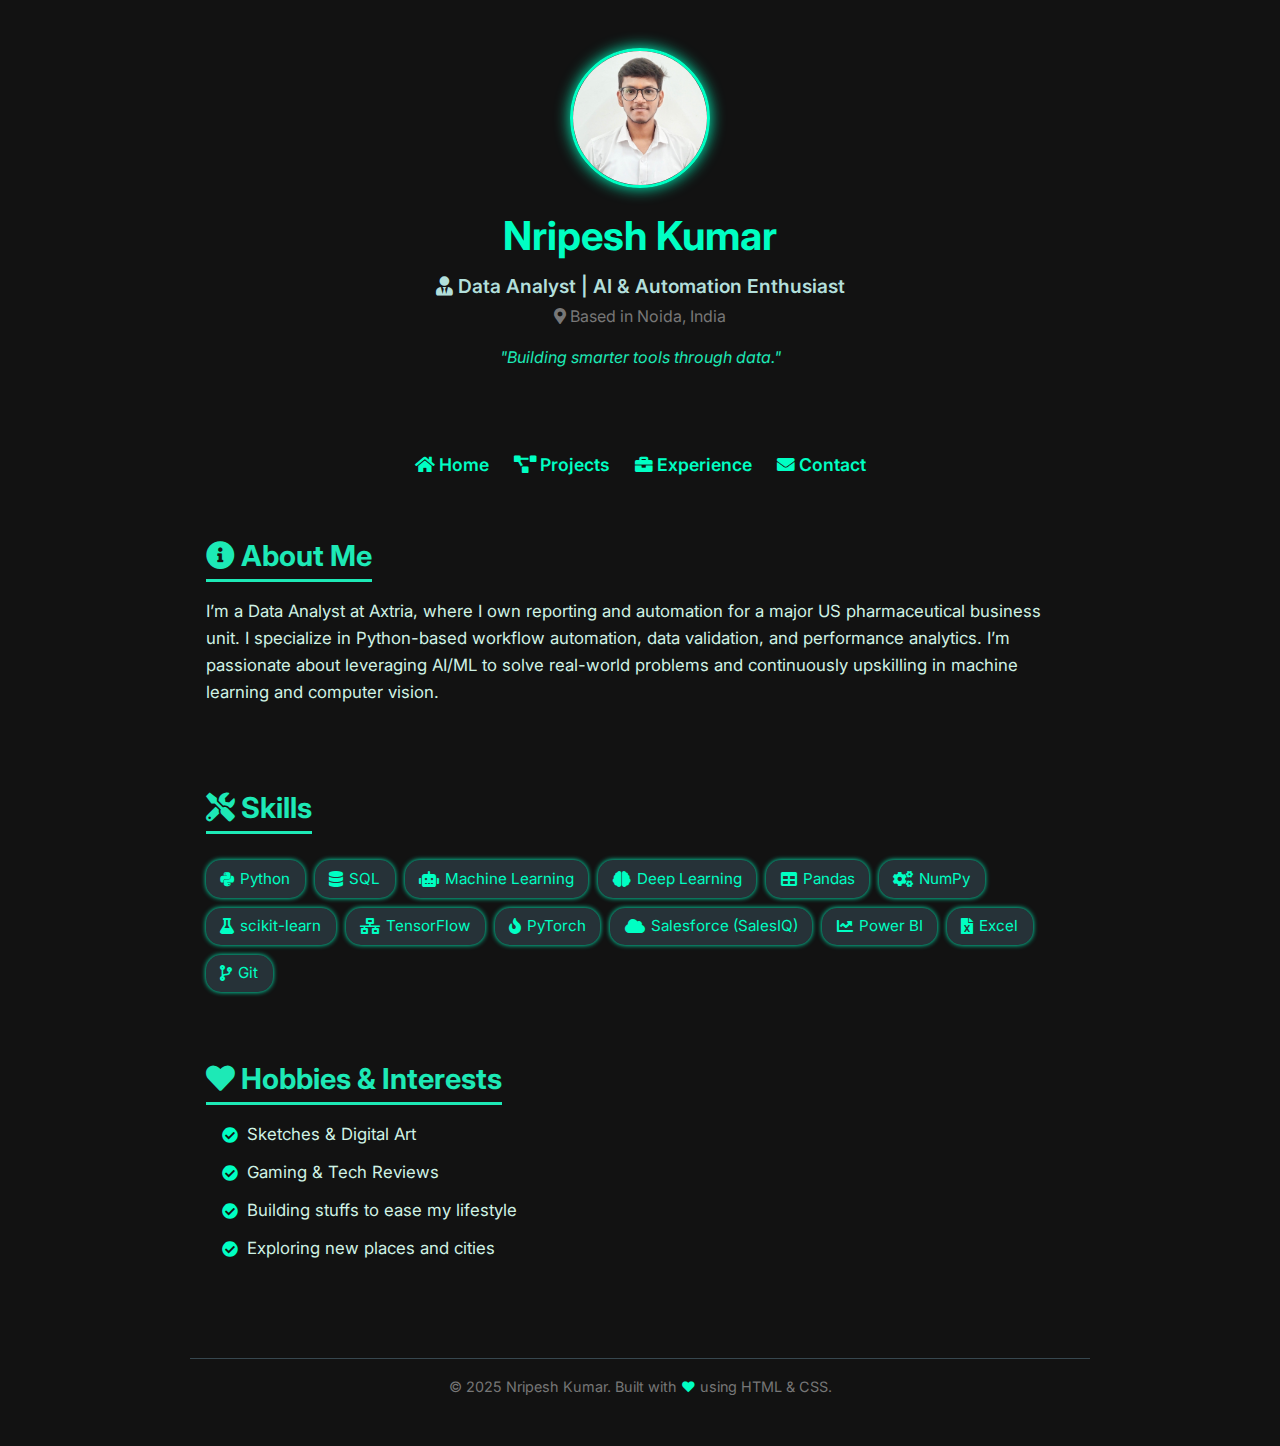
<file: index.html>
<!DOCTYPE html>
<html lang="en">
<head>
  <meta charset="UTF-8" />
  <meta name="viewport" content="width=device-width, initial-scale=1" />
  <title>Nripesh Kumar | Home</title>
  <!-- Google Fonts -->
  <link href="https://fonts.googleapis.com/css2?family=Inter:wght@400;600;700&display=swap" rel="stylesheet" />
  <!-- FontAwesome CDN for icons -->
  <link
    href="https://cdnjs.cloudflare.com/ajax/libs/font-awesome/5.15.4/css/all.min.css"
    rel="stylesheet"
  />
  <style>
    * {
      box-sizing: border-box;
      margin: 0;
      padding: 0;
    }
    body {
      font-family: 'Inter', sans-serif;
      background-color: #121212;
      color: #f5f5f5;
      line-height: 1.6;
      padding: 1rem;
    }
    a {
      color: #00ffc3;
      text-decoration: none;
      transition: color 0.3s;
    }
    a:hover {
      color: #1de9b6;
    }
    header, section, footer {
      max-width: 900px;
      margin: auto;
      padding: 2rem 1rem;
    }
    .hero {
      display: flex;
      flex-direction: column;
      align-items: center;
      text-align: center;
      animation: fadeIn 1s ease-in-out;
    }
    .hero img {
      border-radius: 50%;
      width: 140px;
      height: 140px;
      object-fit: cover;
      margin-bottom: 1rem;
      border: 3px solid #00ffc3;
      box-shadow: 0 0 15px #00ffc3;
    }
    .hero h1 {
      font-size: 2.5rem;
      color: #00ffc3;
      margin-bottom: 0.2rem;
    }
    .hero p.subtitle {
      font-size: 1.2rem;
      color: #b2dfdb;
      margin-bottom: 0.1rem;
      font-weight: 600;
    }
    .hero p.location {
      font-size: 1rem;
      color: #777;
      margin-bottom: 1rem;
    }
    .hero p.tagline {
      font-style: italic;
      color: #1de9b6;
      margin-bottom: 2rem;
    }
    .section-title {
      font-size: 1.8rem;
      margin-bottom: 1rem;
      color: #1de9b6;
      border-bottom: 3px solid #1de9b6;
      display: inline-block;
      font-weight: 700;
    }
    section p, section ul {
      font-size: 1.05rem;
      margin-bottom: 1rem;
      color: #d0f2e5;
    }
    ul {
      list-style: none;
      padding-left: 1rem;
    }
    ul li {
      margin-bottom: 0.7rem;
      position: relative;
      padding-left: 25px;
    }
    ul li::before {
      content: "\f058"; /* FontAwesome check-circle */
      font-family: "Font Awesome 5 Free";
      font-weight: 900;
      position: absolute;
      left: 0;
      top: 2px;
      color: #00ffc3;
      font-size: 1rem;
    }
    .skills-list {
      display: flex;
      flex-wrap: wrap;
      gap: 10px;
      margin-top: 10px;
    }
    .skill-item {
      background: #263238;
      padding: 0.4rem 0.9rem;
      border-radius: 15px;
      font-size: 0.95rem;
      display: flex;
      align-items: center;
      gap: 6px;
      color: #00ffc3;
      box-shadow: 0 0 5px #00ffc3;
      transition: background 0.3s;
      cursor: default;
    }
    .skill-item:hover {
      background: #00ffc3;
      color: #121212;
    }
    .skill-item i {
      font-size: 1rem;
    }
    nav {
      max-width: 900px;
      margin: 1rem auto;
      display: flex;
      justify-content: center;
      gap: 25px;
    }
    nav a {
      color: #00ffc3;
      font-weight: 600;
      font-size: 1.1rem;
      border-bottom: 2px solid transparent;
      padding-bottom: 4px;
      transition: border-color 0.3s;
    }
    nav a:hover {
      border-color: #1de9b6;
    }
    footer {
      text-align: center;
      font-size: 0.9rem;
      margin-top: 3rem;
      border-top: 1px solid #37474f;
      padding-top: 1rem;
      color: #777;
    }
    @keyframes fadeIn {
      from {
        opacity: 0;
        transform: translateY(20px);
      }
      to {
        opacity: 1;
        transform: translateY(0);
      }
    }
  </style>
</head>
<body>

  <header class="hero">
    <img src="assets/nripesh-kumar.jpg" alt="Nripesh Kumar" />
    <h1>Nripesh Kumar</h1>
    <p class="subtitle"><i class="fas fa-user-tie"></i> Data Analyst | AI & Automation Enthusiast</p>
    <p class="location"><i class="fas fa-map-marker-alt"></i> Based in Noida, India</p>
    <p class="tagline">"Building smarter tools through data."</p>
  </header>

  <nav>
    <a href="index.html" aria-current="page"><i class="fas fa-home"></i> Home</a>
    <a href="projects.html"><i class="fas fa-project-diagram"></i> Projects</a>
    <a href="experience.html"><i class="fas fa-briefcase"></i> Experience</a>
    <a href="contact.html"><i class="fas fa-envelope"></i> Contact</a>

  </nav>

  <section>
    <h2 class="section-title"><i class="fas fa-info-circle"></i> About Me</h2>
    <p>I’m a Data Analyst at Axtria, where I own reporting and automation for a major US pharmaceutical business unit. I specialize in Python-based workflow automation, data validation, and performance analytics. I’m passionate about leveraging AI/ML to solve real-world problems and continuously upskilling in machine learning and computer vision.</p>
  </section>

  <section>
    <h2 class="section-title"><i class="fas fa-tools"></i> Skills</h2>
    <div class="skills-list">
      <div class="skill-item"><i class="fab fa-python"></i> Python</div>
      <div class="skill-item"><i class="fas fa-database"></i> SQL</div>
      <div class="skill-item"><i class="fas fa-robot"></i> Machine Learning</div>
      <div class="skill-item"><i class="fas fa-brain"></i> Deep Learning</div>
      <div class="skill-item"><i class="fas fa-table"></i> Pandas</div>
      <div class="skill-item"><i class="fas fa-cogs"></i> NumPy</div>
      <div class="skill-item"><i class="fas fa-flask"></i> scikit-learn</div>
      <div class="skill-item"><i class="fas fa-network-wired"></i> TensorFlow</div>
      <div class="skill-item"><i class="fas fa-fire"></i> PyTorch</div>
      <div class="skill-item"><i class="fas fa-cloud"></i> Salesforce (SalesIQ)</div>
      <div class="skill-item"><i class="fas fa-chart-line"></i> Power BI</div>
      <div class="skill-item"><i class="fas fa-file-excel"></i> Excel</div>
      <div class="skill-item"><i class="fas fa-code-branch"></i> Git</div>
    </div>
  </section>

  <section>
    <h2 class="section-title"><i class="fas fa-heart"></i> Hobbies & Interests</h2>
    <ul>
      <li>Sketches & Digital Art</li>
      <li>Gaming & Tech Reviews</li>
      <li>Building stuffs to ease my lifestyle</li>
      <li>Exploring new places and cities</li>
    </ul>
  </section>

  <footer>
    &copy; 2025 Nripesh Kumar. Built with <span style="color:#00ffc3;">&#9829;</span> using HTML &amp; CSS.
  </footer>
  
</body>
</html>
</file>
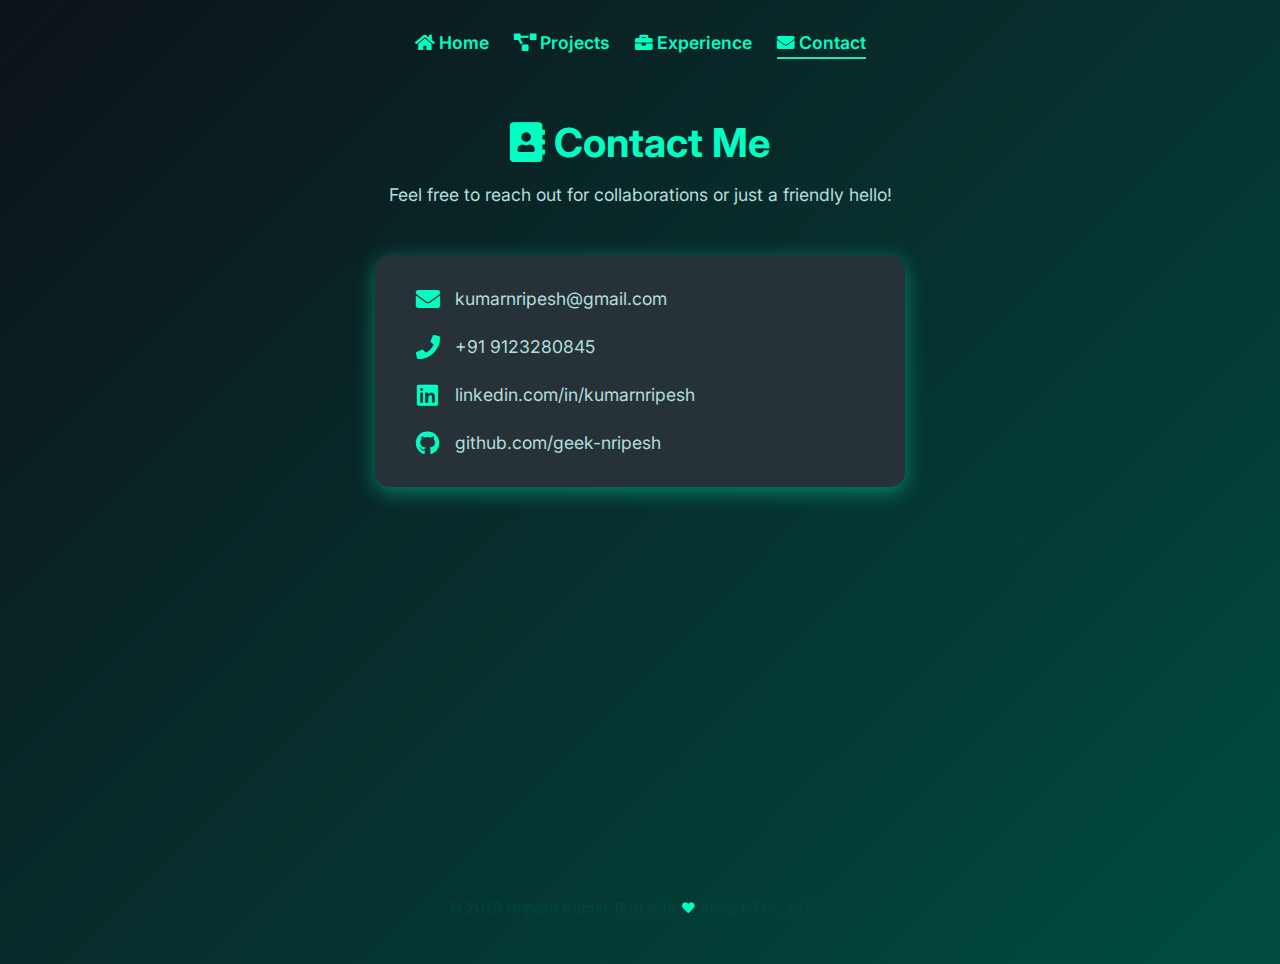
<file: contact.html>
<!DOCTYPE html>
<html lang="en">
<head>
  <meta charset="UTF-8" />
  <meta name="viewport" content="width=device-width, initial-scale=1" />
  <title>Nripesh Kumar | Contact</title>
  <!-- Google Fonts -->
  <link href="https://fonts.googleapis.com/css2?family=Inter:wght@400;600;700&display=swap" rel="stylesheet" />
  <!-- FontAwesome CDN -->
  <link
    href="https://cdnjs.cloudflare.com/ajax/libs/font-awesome/5.15.4/css/all.min.css"
    rel="stylesheet"
  />
  <style>
    body {
      background: linear-gradient(135deg, #0d121a, #004d40);
      color: #e0f7fa;
      font-family: 'Inter', sans-serif;
      margin: 0;
      padding: 2rem 1rem;
      display: flex;
      flex-direction: column;
      min-height: 100vh;
      align-items: center;
      justify-content: center;
    }
    nav {
      width: 100%;
      max-width: 900px;
      margin-bottom: 2rem;
      display: flex;
      justify-content: center;
      gap: 25px;
    }
    nav a {
      color: #00ffc3;
      font-weight: 600;
      font-size: 1.1rem;
      border-bottom: 2px solid transparent;
      padding-bottom: 4px;
      text-decoration: none;
      transition: border-color 0.3s;
    }
    nav a:hover {
      border-color: #1de9b6;
    }
    nav a[aria-current="page"] {
      border-color: #1de9b6;
    }
    header {
      text-align: center;
      margin-bottom: 2rem;
    }
    header h1 {
      font-size: 2.5rem;
      font-weight: 700;
      color: #00ffc3;
      margin-bottom: 0.2rem;
    }
    header p {
      font-size: 1.1rem;
      color: #b2dfdb;
    }
    .contact-card {
      background: #263238;
      padding: 2rem 2.5rem;
      border-radius: 15px;
      box-shadow: 0 5px 20px rgba(0, 255, 195, 0.4);
      max-width: 450px;
      width: 100%;
      display: flex;
      flex-direction: column;
      gap: 1.5rem;
    }
    .contact-item {
      display: flex;
      align-items: center;
      gap: 15px;
      font-size: 1.1rem;
      color: #80cbc4;
    }
    .contact-item i {
      font-size: 1.5rem;
      color: #00ffc3;
      min-width: 25px;
      text-align: center;
    }
    .contact-link {
      color: #b2dfdb;
      text-decoration: none;
      word-break: break-all;
    }
    .contact-link:hover {
      color: #1de9b6;
      text-decoration: underline;
    }
    footer {
      margin-top: auto;
      text-align: center;
      color: #004d40aa;
      font-size: 0.9rem;
      padding: 1rem;
    }
  </style>
</head>
<body>

  <nav>
    <a href="index.html"><i class="fas fa-home"></i> Home</a>
    <a href="projects.html"><i class="fas fa-project-diagram"></i> Projects</a>
    <a href="experience.html"><i class="fas fa-briefcase"></i> Experience</a>
    <a href="contact.html" aria-current="page"><i class="fas fa-envelope"></i> Contact</a>
  </nav>

  <header>
    <h1><i class="fas fa-address-book"></i> Contact Me</h1>
    <p>Feel free to reach out for collaborations or just a friendly hello!</p>
  </header>

  <section class="contact-card">
    <div class="contact-item">
      <i class="fas fa-envelope"></i>
      <a class="contact-link" href="mailto:kumarnripesh@gmail.com">kumarnripesh@gmail.com</a>
    </div>
    <div class="contact-item">
      <i class="fas fa-phone"></i>
      <a class="contact-link" href="tel:+91 9123280845">+91 9123280845</a>
    </div>
    <div class="contact-item">
      <i class="fab fa-linkedin"></i>
      <a
        class="contact-link"
        href="https://www.linkedin.com/in/kumarnripesh/"
        target="_blank"
        rel="noopener noreferrer"
        >linkedin.com/in/kumarnripesh</a
      >
    </div>
    <div class="contact-item">
      <i class="fab fa-github"></i>
      <a
        class="contact-link"
        href="https://github.com/geek-nripesh"
        target="_blank"
        rel="noopener noreferrer"
        >github.com/geek-nripesh</a
      >
    </div>
  </section>

  <footer>
    &copy; 2025 Nripesh Kumar. Built with <span style="color:#00ffc3;">&#9829;</span> using HTML &amp; CSS.
  </footer>

</body>
</html>
</file>
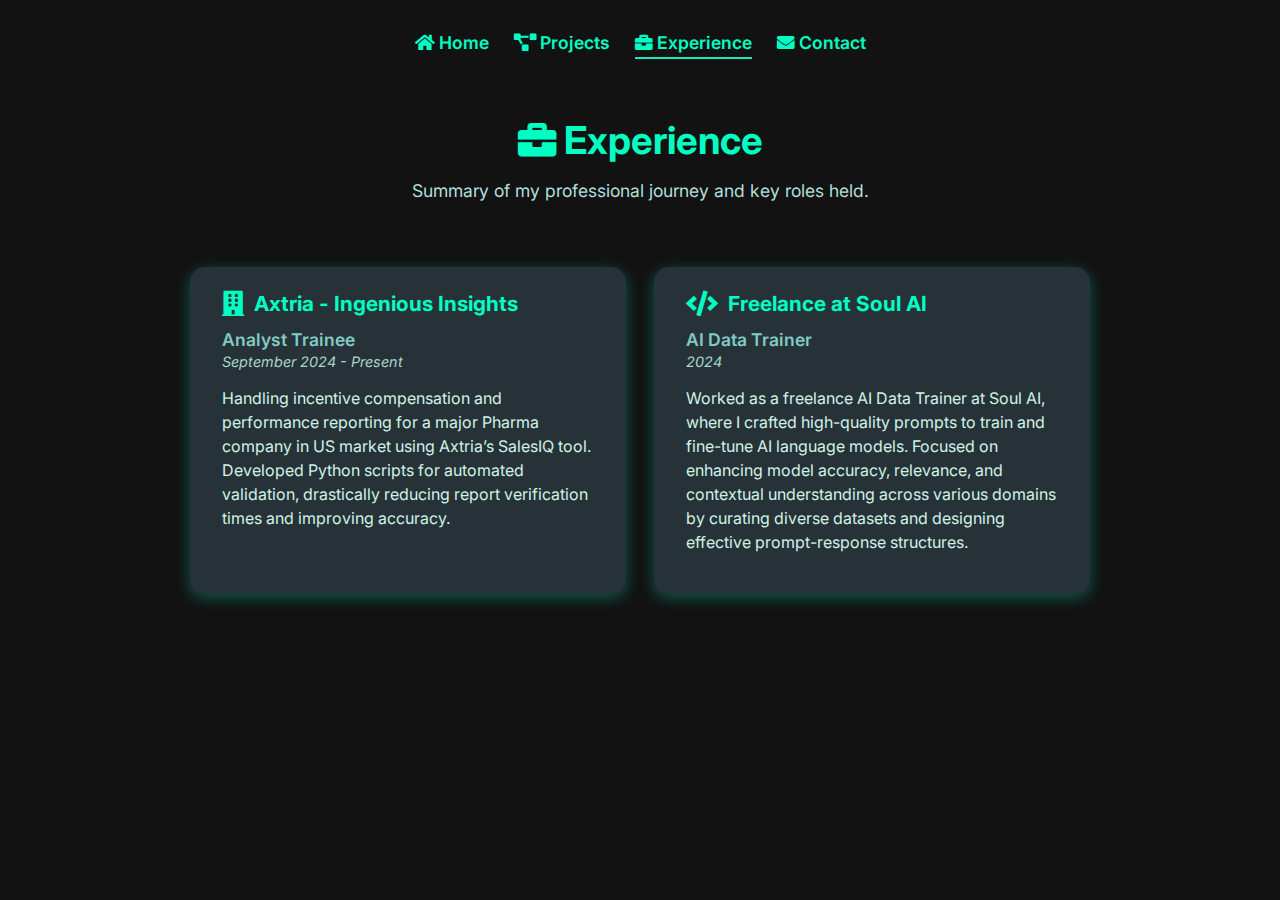
<file: experience.html>
<!DOCTYPE html>
<html lang="en">
<head>
  <meta charset="UTF-8" />
  <meta name="viewport" content="width=device-width, initial-scale=1" />
  <title>Nripesh Kumar | Experience</title>
  <!-- Google Fonts -->
  <link href="https://fonts.googleapis.com/css2?family=Inter:wght@400;600;700&display=swap" rel="stylesheet" />
  <!-- FontAwesome CDN -->
  <link
    href="https://cdnjs.cloudflare.com/ajax/libs/font-awesome/5.15.4/css/all.min.css"
    rel="stylesheet"
  />
  <style>
    body {
      background-color: #121212;
      color: #f5f5f5;
      font-family: 'Inter', sans-serif;
      margin: 0;
      padding: 1rem;
    }
    nav {
      max-width: 900px;
      margin: 1rem auto;
      display: flex;
      justify-content: center;
      gap: 25px;
    }
    nav a {
      color: #00ffc3;
      font-weight: 600;
      font-size: 1.1rem;
      border-bottom: 2px solid transparent;
      padding-bottom: 4px;
      text-decoration: none;
      transition: border-color 0.3s;
    }
    nav a:hover {
      border-color: #1de9b6;
    }
    nav a[aria-current="page"] {
      border-color: #1de9b6;
    }
    header {
      max-width: 900px;
      margin: auto;
      padding: 1rem 0;
      text-align: center;
    }
    header h1 {
      font-size: 2.4rem;
      color: #00ffc3;
      margin-bottom: 0.3rem;
      font-weight: 700;
    }
    header p {
      color: #b2dfdb;
      font-size: 1.1rem;
    }
    main {
      max-width: 900px;
      margin: 2rem auto;
      display: grid;
      grid-template-columns: repeat(auto-fit, minmax(320px, 1fr));
      gap: 1.8rem;
    }
    .experience-card {
      background: #263238;
      border-radius: 15px;
      padding: 1.5rem 2rem;
      box-shadow: 0 4px 15px rgba(0, 255, 195, 0.3);
      transition: transform 0.3s, box-shadow 0.3s;
    }
    .experience-card:hover {
      transform: translateY(-10px);
      box-shadow: 0 8px 30px rgba(0, 255, 195, 0.7);
    }
    .exp-header {
      display: flex;
      align-items: center;
      gap: 10px;
      margin-bottom: 0.8rem;
      color: #00ffc3;
      font-weight: 700;
      font-size: 1.3rem;
    }
    .exp-header i {
      font-size: 1.6rem;
    }
    .exp-role {
      font-size: 1.1rem;
      font-weight: 600;
      margin-bottom: 0.2rem;
      color: #80cbc4;
    }
    .exp-duration {
      font-size: 0.9rem;
      font-style: italic;
      color: #a7d8c9;
      margin-bottom: 1rem;
    }
    .exp-desc {
      font-size: 1rem;
      line-height: 1.5;
      color: #d0f2e5;
    }
  </style>
</head>
<body>

  <nav>
    <a href="index.html"><i class="fas fa-home"></i> Home</a>
    <a href="projects.html"><i class="fas fa-project-diagram"></i> Projects</a>
    <a href="experience.html" aria-current="page"><i class="fas fa-briefcase"></i> Experience</a>
    <a href="contact.html"><i class="fas fa-envelope"></i> Contact</a>
  </nav>

  <header>
    <h1><i class="fas fa-briefcase"></i> Experience</h1>
    <p>Summary of my professional journey and key roles held.</p>
  </header>

  <main>
    <article class="experience-card">
      <div class="exp-header">
        <i class="fas fa-building"></i>
        <span>Axtria - Ingenious Insights</span>
      </div>
      <div class="exp-role">Analyst Trainee</div>
      <div class="exp-duration">September 2024 - Present</div>
      <p class="exp-desc">
        Handling incentive compensation and performance reporting for a major Pharma company in US market using Axtria’s SalesIQ tool.
        Developed Python scripts for automated validation, drastically reducing report verification times and improving accuracy.
      </p>
    </article>

    <article class="experience-card">
      <div class="exp-header">
        <i class="fas fa-code"></i>
        <span>Freelance at Soul AI</span>
      </div>
      <div class="exp-role">AI Data Trainer</div>
      <div class="exp-duration">2024</div>
      <p class="exp-desc">
        Worked as a freelance AI Data Trainer at Soul AI, where I crafted high-quality prompts to train and fine-tune AI language models. Focused on enhancing model accuracy, relevance, and contextual understanding across various domains by curating diverse datasets and designing effective prompt-response structures.
      </p>
    </article>

    <!-- Add more experience cards as needed -->
  </main>
</body>
</html>
</file>
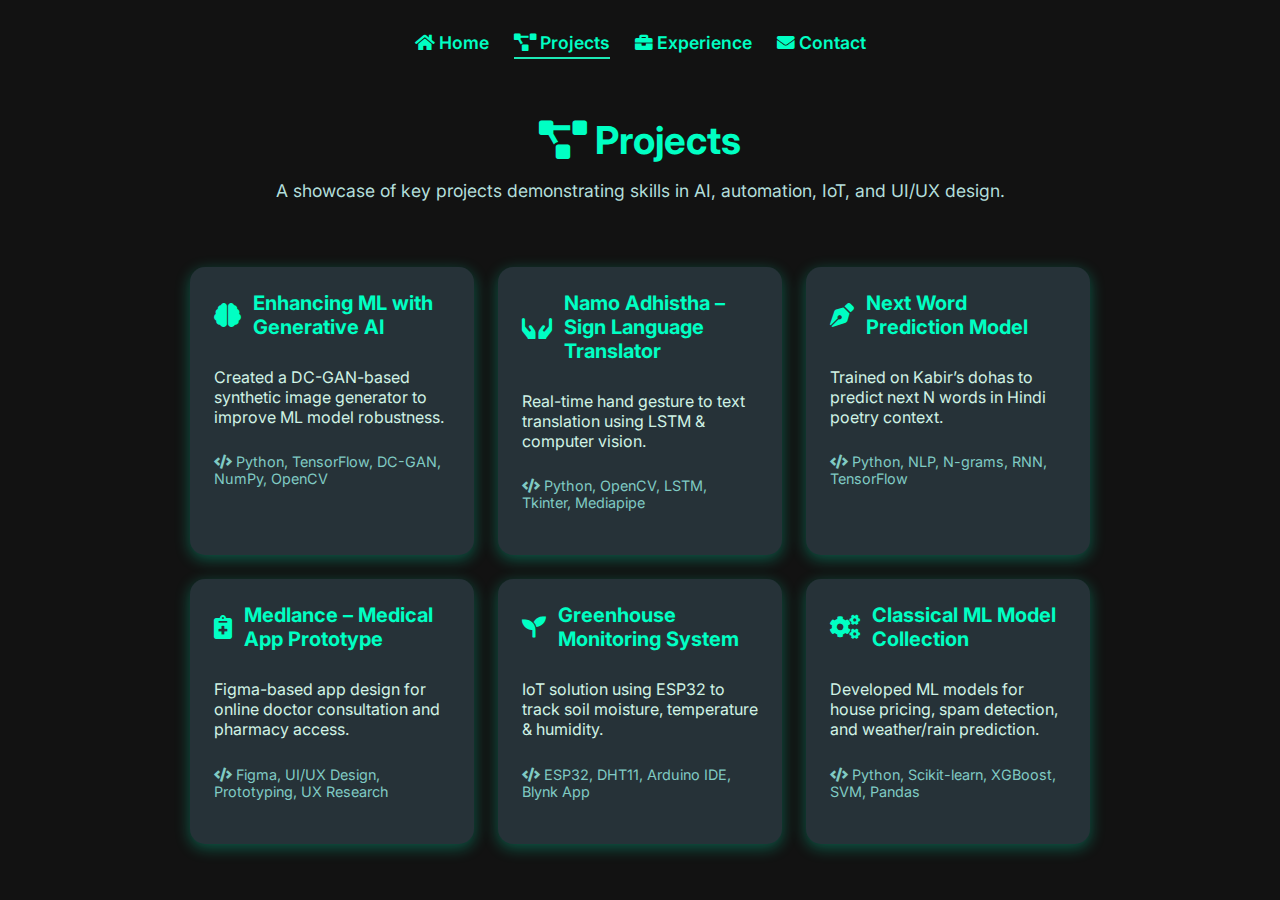
<file: projects.html>
<!DOCTYPE html>
<html lang="en">
<head>
  <meta charset="UTF-8" />
  <meta name="viewport" content="width=device-width, initial-scale=1" />
  <title>Nripesh Kumar | Projects</title>

  <!-- Google Fonts -->
  <link href="https://fonts.googleapis.com/css2?family=Inter:wght@400;600;700&display=swap" rel="stylesheet" />
  <!-- FontAwesome CDN for icons -->
  <link href="https://cdnjs.cloudflare.com/ajax/libs/font-awesome/5.15.4/css/all.min.css" rel="stylesheet" />

  <style>
    body {
      background-color: #121212;
      color: #f5f5f5;
      font-family: 'Inter', sans-serif;
      margin: 0;
      padding: 1rem;
    }

    nav {
      max-width: 900px;
      margin: 1rem auto;
      display: flex;
      justify-content: center;
      gap: 25px;
    }

    nav a {
      color: #00ffc3;
      font-weight: 600;
      font-size: 1.1rem;
      border-bottom: 2px solid transparent;
      padding-bottom: 4px;
      text-decoration: none;
      transition: border-color 0.3s;
    }

    nav a:hover {
      border-color: #1de9b6;
    }

    nav a[aria-current="page"] {
      border-color: #1de9b6;
    }

    header {
      max-width: 900px;
      margin: auto;
      padding: 1rem 0;
      text-align: center;
    }

    header h1 {
      font-size: 2.4rem;
      color: #00ffc3;
      margin-bottom: 0.3rem;
      font-weight: 700;
    }

    header p {
      color: #b2dfdb;
      font-size: 1.1rem;
    }

    section {
      max-width: 900px;
      margin: 2rem auto;
      display: grid;
      grid-template-columns: repeat(auto-fit, minmax(280px, 1fr));
      gap: 1.5rem;
    }

    .project-card {
      background: #263238;
      border-radius: 15px;
      padding: 1.5rem;
      box-shadow: 0 4px 15px rgba(0, 255, 195, 0.3);
      transition: transform 0.3s ease, box-shadow 0.3s ease;
      display: flex;
      flex-direction: column;
      position: relative;
      overflow: hidden;
    }

    .project-card:hover {
      transform: translateY(-6px);
      box-shadow: 0 8px 30px rgba(0, 255, 195, 0.6);
    }

    .project-header {
      display: flex;
      align-items: center;
      gap: 12px;
      color: #00ffc3;
      font-weight: 700;
      font-size: 1.25rem;
      margin-bottom: 0.75rem;
    }

    .project-header i {
      font-size: 1.5rem;
    }

    .project-desc,
    .project-tech {
      margin-bottom: 0.75rem;
    }

    .project-desc {
      color: #d0f2e5;
      font-size: 1rem;
    }

    .project-tech {
      font-size: 0.9rem;
      color: #80cbc4;
    }

    .project-link {
      align-self: flex-start;
      background-color: #00ffc3;
      color: #121212;
      text-decoration: none;
      padding: 0.5rem 1rem;
      border-radius: 30px;
      font-weight: 600;
      transition: background-color 0.3s;
      display: inline-flex;
      align-items: center;
      gap: 6px;
      box-shadow: 0 0 8px #00ffc3;
    }

    .project-link:hover {
      background-color: #1de9b6;
      box-shadow: 0 0 12px #1de9b6;
    }

    .hover-summary {
      max-height: 0;
      overflow: hidden;
      transition: max-height 0.4s ease;
      color: #b2dfdb;
      font-size: 0.95rem;
      margin-top: 0.5rem;
    }

    .project-card:hover .hover-summary {
      max-height: 300px;
    }
  </style>
</head>

<body>

  <nav>
    <a href="index.html"><i class="fas fa-home"></i> Home</a>
    <a href="projects.html" aria-current="page"><i class="fas fa-project-diagram"></i> Projects</a>
    <a href="experience.html"><i class="fas fa-briefcase"></i> Experience</a>
    <a href="contact.html"><i class="fas fa-envelope"></i> Contact</a>
  </nav>

  <header>
    <h1><i class="fas fa-project-diagram"></i> Projects</h1>
    <p>A showcase of key projects demonstrating skills in AI, automation, IoT, and UI/UX design.</p>
  </header>

  <section>

    <article class="project-card">
      <div class="project-header"><i class="fas fa-brain"></i> Enhancing ML with Generative AI</div>
      <p class="project-desc">Created a DC-GAN-based synthetic image generator to improve ML model robustness.</p>
      <p class="project-tech"><i class="fas fa-code"></i> Python, TensorFlow, DC-GAN, NumPy, OpenCV</p>
      <div class="hover-summary">
        Developed a synthetic image generator using the Deep Convolutional GAN (DC-GAN) architecture to augment datasets for machine learning models. This improved model accuracy and robustness by addressing limitations from small or imbalanced data.
      </div>
    </article>

    <article class="project-card">
      <div class="project-header"><i class="fas fa-hands"></i> Namo Adhistha – Sign Language Translator</div>
      <p class="project-desc">Real-time hand gesture to text translation using LSTM & computer vision.</p>
      <p class="project-tech"><i class="fas fa-code"></i> Python, OpenCV, LSTM, Tkinter, Mediapipe</p>
      <div class="hover-summary">
        Built a GUI-based app that converts sign language into subtitles using real-time gesture recognition and LSTM deep learning. Published at IEEE with DOI: 10.1109/ICTACS59847.2023.10389995.
      </div>
    </article>

    <article class="project-card">
      <div class="project-header"><i class="fas fa-pen-nib"></i> Next Word Prediction Model</div>
      <p class="project-desc">Trained on Kabir’s dohas to predict next N words in Hindi poetry context.</p>
      <p class="project-tech"><i class="fas fa-code"></i> Python, NLP, N-grams, RNN, TensorFlow</p>
      <div class="hover-summary">
        Designed an NLP model that predicts the next N words using RNN and N-gram modeling, tailored for poetic text. Demonstrates capabilities in language generation and contextual prediction.
      </div>
    </article>

    <article class="project-card">
      <div class="project-header"><i class="fas fa-notes-medical"></i> Medlance – Medical App Prototype</div>
      <p class="project-desc">Figma-based app design for online doctor consultation and pharmacy access.</p>
      <p class="project-tech"><i class="fas fa-code"></i> Figma, UI/UX Design, Prototyping, UX Research</p>
      <div class="hover-summary">
        Designed a healthcare prototype during COVID-19 for remote consultations, nearby pharmacy access, and first-aid guidance in one unified mobile interface.
      </div>
    </article>

    <article class="project-card">
      <div class="project-header"><i class="fas fa-seedling"></i> Greenhouse Monitoring System</div>
      <p class="project-desc">IoT solution using ESP32 to track soil moisture, temperature & humidity.</p>
      <p class="project-tech"><i class="fas fa-code"></i> ESP32, DHT11, Arduino IDE, Blynk App</p>
      <div class="hover-summary">
        Built a system that monitors and controls greenhouse conditions remotely. Supports real-time alerts and device automation via mobile using Blynk.
      </div>
    </article>

    <article class="project-card">
      <div class="project-header"><i class="fas fa-cogs"></i> Classical ML Model Collection</div>
      <p class="project-desc">Developed ML models for house pricing, spam detection, and weather/rain prediction.</p>
      <p class="project-tech"><i class="fas fa-code"></i> Python, Scikit-learn, XGBoost, SVM, Pandas</p>
      <div class="hover-summary">
        A suite of classical ML projects including house price prediction, spam/ham detection, wine quality classification, and weather forecasting using real datasets and varied algorithms.
      </div>
    </article>

  </section>

</body>
</html>
</file>
